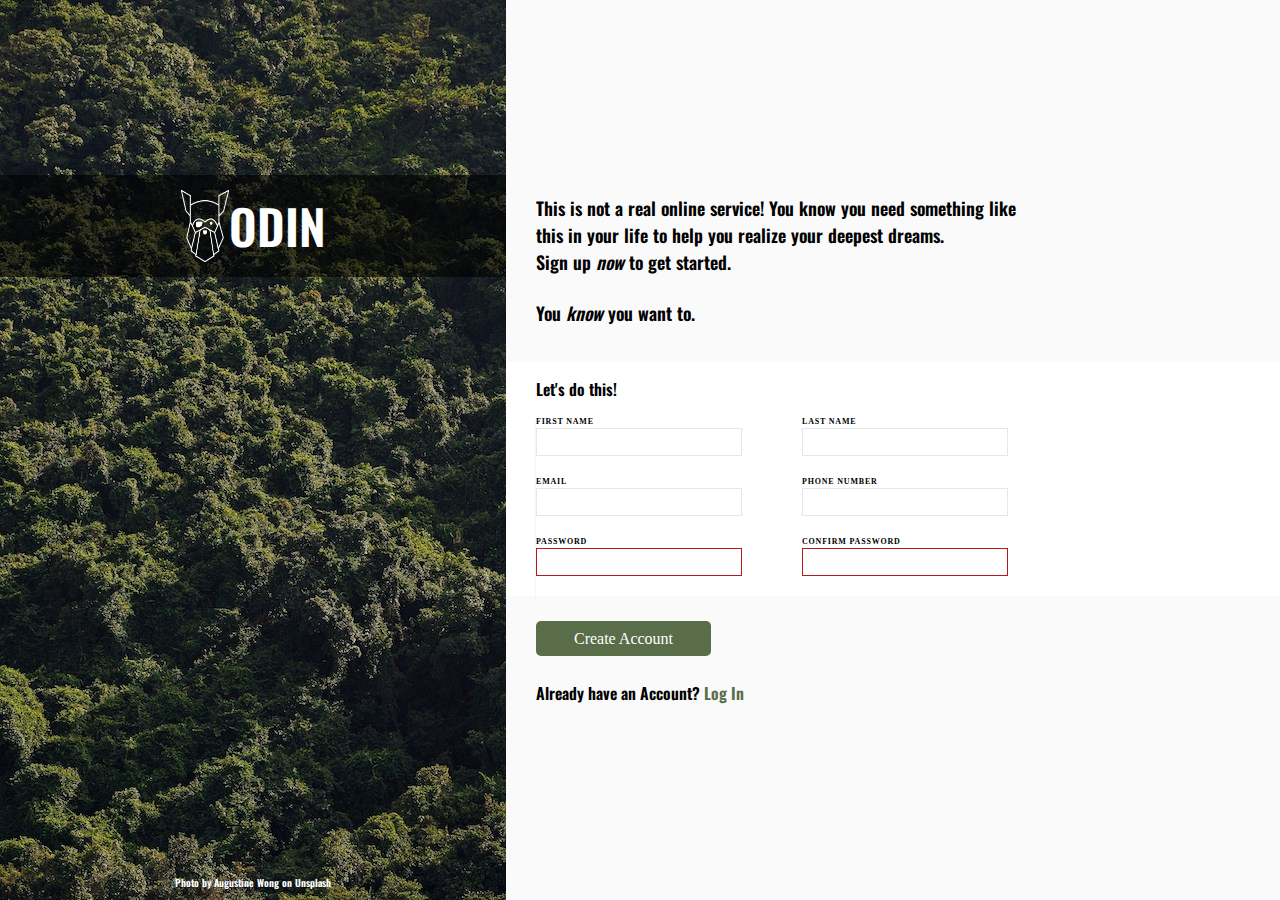
<file: index.html>
<!--
Author: TJ Drape
Purpose: Create a sign-in form
Date: January 26, 2025

Sources of Help:
Password Regex: https://uibakery.io/regex-library/password
Background Image: 
  -->


<!DOCTYPE html>
<html lang="en">
<head>
  <meta charset="UTF-8">
  <meta name="viewport" content="width=device-width, initial-scale=1.0">
  <title>Sign-up Form</title>
  <link rel="stylesheet" href="form.css">
</head>
<body>
  <!-- Photo by <a href="https://unsplash.com/@akeenster?utm_content=creditCopyText&utm_medium=referral&utm_source=unsplash">Abigail  Keenan</a> on <a href="https://unsplash.com/photos/grayscale-photo-of-golden-gate-bridge-WE7nMfgqG78?utm_content=creditCopyText&utm_medium=referral&utm_source=unsplash">Unsplash</a> -->
  <div class="left">
    <div class="upper_third">
      <img class="odin" src="./imgs/odin-lined.png" alt="A viking with a helmet with horns">
      <p class="logo_text">ODIN</p>
    </div>

    <p class="footer"><a>Photo by <a href="https://unsplash.com/@augustinewong?utm_content=creditCopyText&utm_medium=referral&utm_source=unsplash">Augustine Wong</a> on <a href="https://unsplash.com/photos/green-trees-on-forest-during-daytime-pdjFlhFqznc?utm_content=creditCopyText&utm_medium=referral&utm_source=unsplash">Unsplash</a></p>
  </div>
  <div class="right">
    <div class="top">
      <p class="pitch">This is not a real online service! You know you need something like this
        in your life to help you realize your deepest dreams.
        <br>
        Sign up <span class="ital">now</span> to get started.
      </p>
      <br>
      <p class="last_bit">You <span class="ital">know</span> you want to.</p>
    </div>
    <div class="middle">
      <p>Let's do this!</p>
      <form action="" method="get" id="only_form">
        <div class="input_row">
          <label for="first_name">FIRST NAME</label>
          <input id="first_name" type="text">

          <label for="email">EMAIL</label>
          <input id="email" type="email">

          <label for="password">PASSWORD</label>
          <input id="password" type="password" pattern="[A-Z]{8}"
          required>
        </div>
        <div class="input_row">
          <label for="last_name">LAST NAME</label>
          <input id="last_name" type="text">

          <label for="tel_num">PHONE NUMBER</label>
          <input id="tel_num" type="tel" pattern="[0-9]{10}">

          <label for="confirm_password">CONFIRM PASSWORD</label>
          <input id="confirm_password" type="password"
          pattern="[A-Z]{8}"
          required>
        </div>
      </form>
    </div>
    <div class="bottom">
      <button type="submit" form="only_form">Create Account</button>
      <p>Already have an Account?<a href=""> Log In</a></p>
    </div>
  </div>
</body>
</html>
</file>
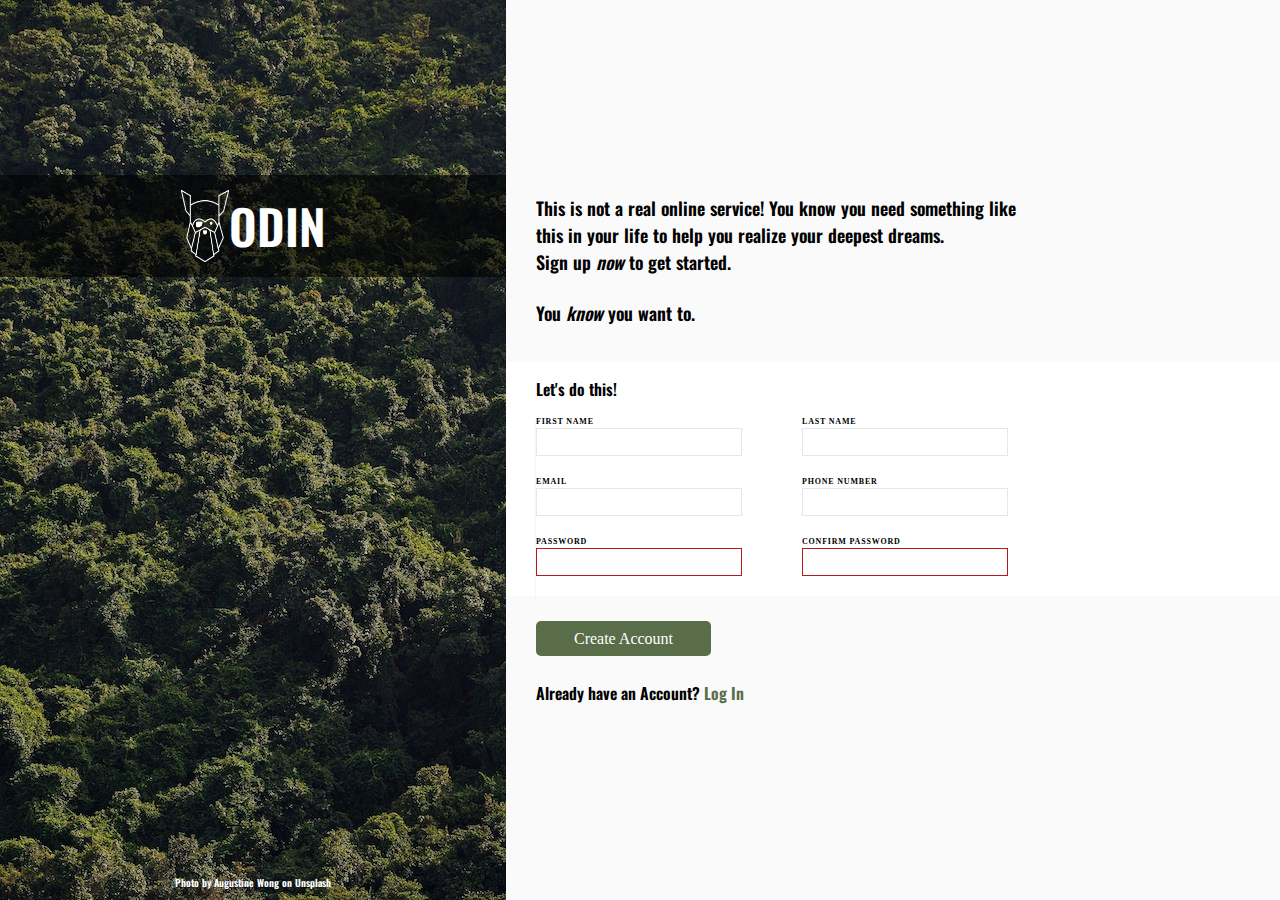
<file: form.html>
<!--
Author: TJ Drape
Purpose: Create a sign-in form
Date: January 26, 2025

Sources of Help:
Password Regex: https://uibakery.io/regex-library/password
Background Image: 
  -->


<!DOCTYPE html>
<html lang="en">
<head>
  <meta charset="UTF-8">
  <meta name="viewport" content="width=device-width, initial-scale=1.0">
  <title>Sign-up Form</title>
  <link rel="stylesheet" href="form.css">
</head>
<body>
  <!-- Photo by <a href="https://unsplash.com/@akeenster?utm_content=creditCopyText&utm_medium=referral&utm_source=unsplash">Abigail  Keenan</a> on <a href="https://unsplash.com/photos/grayscale-photo-of-golden-gate-bridge-WE7nMfgqG78?utm_content=creditCopyText&utm_medium=referral&utm_source=unsplash">Unsplash</a> -->
  <div class="left">
    <div class="upper_third">
      <img class="odin" src="./imgs/odin-lined.png" alt="A viking with a helmet with horns">
      <p class="logo_text">ODIN</p>
    </div>

    <p class="footer"><a>Photo by <a href="https://unsplash.com/@augustinewong?utm_content=creditCopyText&utm_medium=referral&utm_source=unsplash">Augustine Wong</a> on <a href="https://unsplash.com/photos/green-trees-on-forest-during-daytime-pdjFlhFqznc?utm_content=creditCopyText&utm_medium=referral&utm_source=unsplash">Unsplash</a></p>
  </div>
  <div class="right">
    <div class="top">
      <p class="pitch">This is not a real online service! You know you need something like this
        in your life to help you realize your deepest dreams.
        <br>
        Sign up <span class="ital">now</span> to get started.
      </p>
      <br>
      <p class="last_bit">You <span class="ital">know</span> you want to.</p>
    </div>
    <div class="middle">
      <p>Let's do this!</p>
      <form action="" method="get" id="only_form">
        <div class="input_row">
          <label for="first_name">FIRST NAME</label>
          <input id="first_name" type="text">

          <label for="email">EMAIL</label>
          <input id="email" type="email">

          <label for="password">PASSWORD</label>
          <input id="password" type="password" pattern="[A-Z]{8}"
          required>
        </div>
        <div class="input_row">
          <label for="last_name">LAST NAME</label>
          <input id="last_name" type="text">

          <label for="tel_num">PHONE NUMBER</label>
          <input id="tel_num" type="tel" pattern="[0-9]{10}">

          <label for="confirm_password">CONFIRM PASSWORD</label>
          <input id="confirm_password" type="password"
          pattern="[A-Z]{8}"
          required>
        </div>
      </form>
    </div>
    <div class="bottom">
      <button type="submit" form="only_form">Create Account</button>
      <p>Already have an Account?<a href="./form.html"> Log In</a></p>
    </div>
  </div>
</body>
</html>
</file>
<file: form.css>
/* CSS Reset by Josh Comeau
url: https://www.joshwcomeau.com/css/custom-css-reset/ */

/* 1. Use a more-intuitive box-sizing model */
*, *::before, *::after {
  box-sizing: border-box;
}

/* 2. Remove default margin */
* {
  margin: 0;
}

body {
  /* 3. Add accessible line-height */
  line-height: 1.5;
  /* 4. Improve text rendering */
  -webkit-font-smoothing: antialiased;
}

/* 5. Improve media defaults */
img, picture, video, canvas, svg {
  display: block;
  max-width: 100%;
}

/* 6. Inherit fonts for form controls */
input, button, textarea, select {
  font: inherit;
}

/* 7. Avoid text overflows */
p, h1, h2, h3, h4, h5, h6 {
  overflow-wrap: break-word;
}

/* 8. Improve line wrapping */
p {
  text-wrap: pretty;
}
h1, h2, h3, h4, h5, h6 {
  text-wrap: balance;
}

/*
  9. Create a root stacking context
*/
#root, #__next {
  isolation: isolate;
}

@font-face {
  font-family: 'Oswald';
  src: url(./fonts/Oswald/static/Oswald-SemiBold.ttf);
}

body {
  display: flex;
  background-image: url("./imgs/plant.jpg");
}

.left, .right {
  height: 100vh;
}

.left {
  width: 400px;
  flex-grow: 1;
  display: flex;
  flex-direction: column;
  justify-content: space-between;
}

.right {
  display: flex;
  flex-direction: column;
  justify-content: center;
  background-color: rgb(250,250,250);
  flex-grow: 2;
}

p {
  font-family: "Oswald", sans-serif;
}

.odin {
  width: 3em;
  height: auto;
}

.logo_text, .odin {
  margin-top: 15px;
  margin-bottom: 15px;
}

.footer {
  color: white;
  margin-bottom: 10px;
  font-size: 10px;
  align-self: center;
}

.upper_third {
  /* width: 100%; */
  margin-top: 175px;
  background-color: rgba(0,0, 0, 0.6);
  display: flex;
  justify-content: center;
}

.logo_text {
  font-family: "Oswald", sans-serif;
  font-size: 48px;
  color: white;
}

form {
  display: flex;
  flex-direction: row;
  /* color: rgba(250, 250, 250); */
  box-shadow: 0px 4px 2px 0px rgba(0,0,0, 0.1);
  margin-top: 15px;
}

.input_row {
  display: flex;
  flex-direction: column;
}

.top, .bottom {
  width: 100%;
  background-color: rgb(250,250,250);
  margin-left: 30px;
}

.middle {
  background-color: rgb(255,255,255);
  /* margin-left: 15px; */
}

.middle > p {
  margin-top: 15px;
}

.middle > p, form {
  margin-left: 30px;
}

.ital {
  font-style: italic;
}

.pitch {
  font-size: 18px;
}

.pitch, .last_bit {
  width: 500px;
}

.last_bit {
  font-size: 18px;
  margin-bottom: 35px;
}

label {
  font-size: 8px;
  font-weight: bold;
  letter-spacing: .1em;
}

.bottom {
  display: flex;
  flex-direction: column;
}

.footer > a {
  font-size: 10px;
  color: white;
}


button {
  width: 175px;
  height: 35px;
  margin-top: 25px;
  margin-bottom: 25px;
  background-color: #596D48;
  color: white;
  border-radius: 5px;
  border: none;
} 

input {
  margin-bottom: 20px;
  margin-right: 60px;
}

a {
  color: #596D48;
  text-decoration: none;
}

input {
  border: 1px solid #E5E7EB;
}

input:invalid {
  border: 1px solid #b61a1a;
}

input:focus {
  border: 1px solid #1a49b6;
  box-shadow: 1px 2px 6px 0px #1a49b6;
}
</file>
